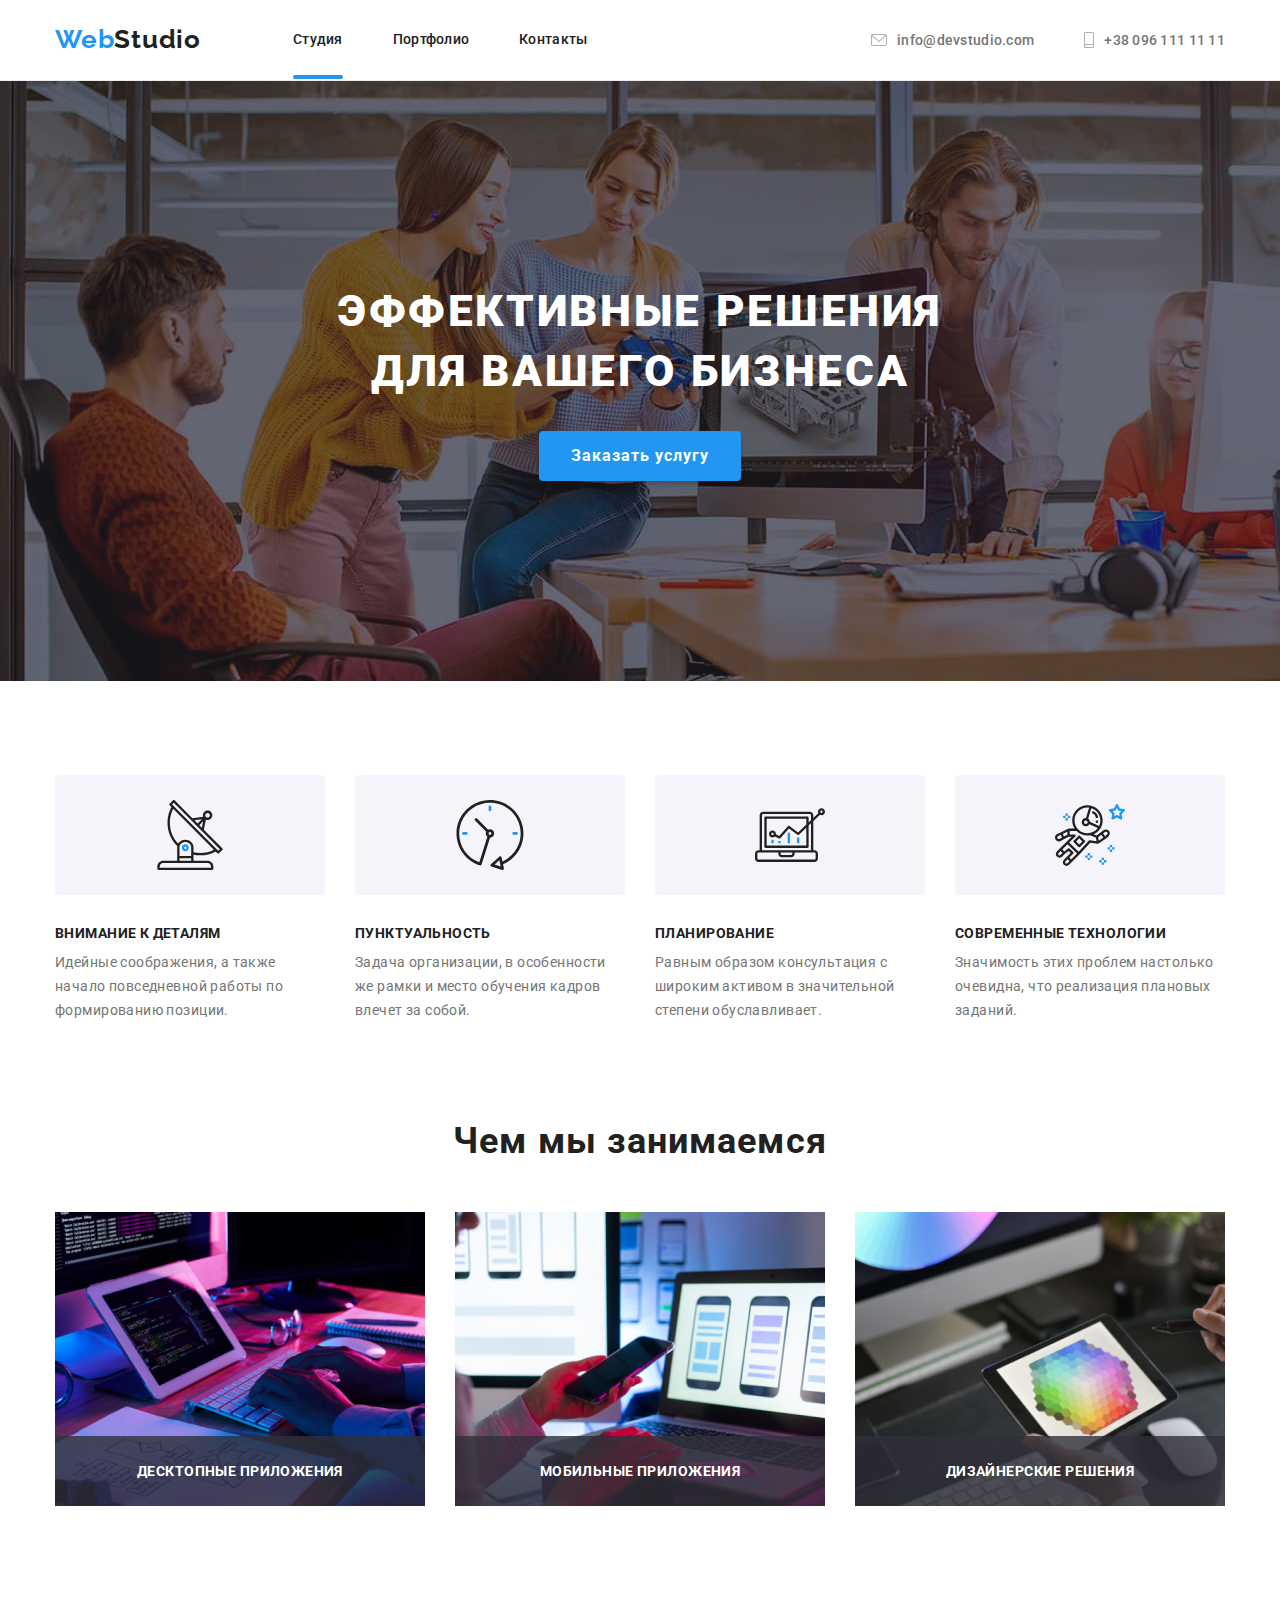
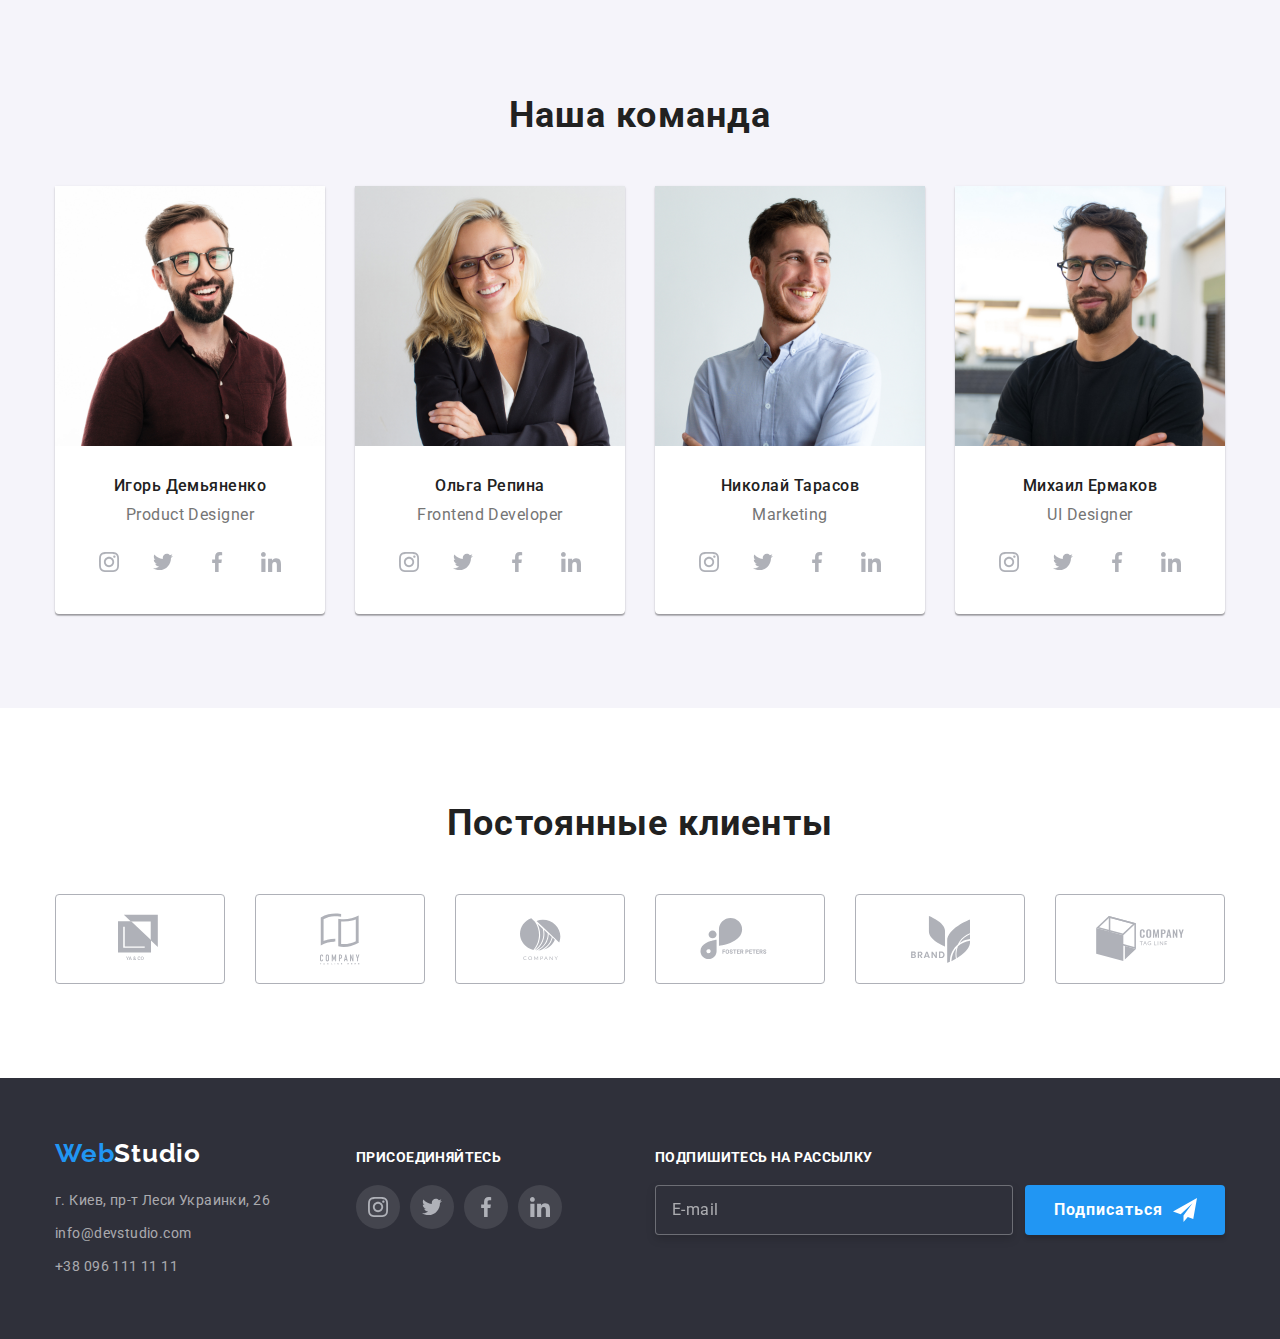
<file: index.html>
<!DOCTYPE html>
<html lang="ru">

<head>
    <meta charset="UTF-8">
    <meta name="viewport" content="width=device-width, initial-scale=1.0">
    <title>WebStudio</title>
    <link rel="stylesheet" href="./css/styles.css">
    <link rel="preconnect" href="https://fonts.gstatic.com">
    <link href="https://fonts.googleapis.com/css2?family=Raleway&family=Roboto:wght@400;500;700;900&display=swap"
        rel="stylesheet">
    <link rel="stylesheet"
        href="https://cdnjs.cloudflare.com/ajax/libs/modern-normalize/1.0.0/modern-normalize.min.css">
</head>

<body>

    <!-- HEADER -->

    <header class="header">

        <div class="container">

            <nav class="navigation">

                <a class="header_logo link " href="/" aria-label="логотип сайта"> <span
                        class="logo_part_color">Web</span>Studio </a>

                <ul class="navigation_menu">
                    <li class="navigation_menu_item list">
                        <a class="navigation_menu_item_link link position " href="/"> Студия </a>
                    </li>
                    <li class="navigation_menu_item list">
                        <a class="navigation_menu_item_link link" href="portfolio.html"> Портфолио </a>
                    </li>
                    <li class="navigation_menu_item list">
                        <a class="navigation_menu_item_link link" href="#"> Контакты </a>
                    </li>
                </ul>

            </nav>


            <address class="address">

                <ul class="address_menu">
                    <li class="address_menu_item list">
                        <a class="address_menu_item_link link" href="mailto:info@devstudio.com">info@devstudio.com
                            <svg class="address-svg envelope" width="16" height="12">
                                <use href="./sprite.svg#icon-envelope"></use>
                            </svg>
                        </a>
                    </li>
                    <li class="address_menu_item list">
                        <a class="address_menu_item_link link" href="tel:+380961111111">+38 096 111 11 11
                            <svg class="address-svg smartphone" width="10" height="16">
                                <use href="./sprite.svg#icon-smartphone"></use>
                            </svg>
                        </a>
                    </li>
                </ul>

            </address>
        </div>

    </header>



    <!-- MAIN -->

    <main class="main">

        <!-- hero section -->

        <section class="hero">

            <div class="container">

                <h1 class="hero_title">Эффективные решения <br> для вашего бизнеса</h1>
                <button class="hero-btn" type="button" data-modal-open> Заказать услугу</button>

            </div>

        </section>


        <!-- our advantages -->

        <section class="our_advantages">
            <h2 hidden> наши преимущества </h2>

            <div class="container">
                <ul class="advantages_list">
                    <li class="advantages_list_item list">
                        <div class="advantages-box">
                            <svg class="advantage-svg" width="70" height="70">
                                <use href="./sprite.svg#icon-antenna"></use>
                            </svg>
                        </div>
                        <h3 class="advantages_title">Внимание к деталям</h3>
                        <p class="advantages_text">Идейные соображения, а также начало повседневной работы по
                            формированию позиции.</p>
                    </li>
                    <li class="advantages_list_item list">
                        <div class="advantages-box">
                            <svg class="advantage-svg" width="70" height="70">
                                <use href="./sprite.svg#icon-clock"></use>
                            </svg>
                        </div>
                        <h3 class="advantages_title">Пунктуальность</h3>
                        <p class="advantages_text">Задача организации, в особенности же рамки и место обучения кадров
                            влечет за собой.</p>
                    </li>
                    <li class="advantages_list_item list">
                        <div class="advantages-box">
                            <svg class="advantage-svg" width="70" height="70">
                                <use href="./sprite.svg#icon-diagram"></use>
                            </svg>
                        </div>
                        <h3 class="advantages_title">Планирование</h3>
                        <p class="advantages_text">Равным образом консультация с широким активом в значительной степени
                            обуславливает.</p>
                    </li>
                    <li class="advantages_list_item list">
                        <div class="advantages-box">
                            <svg class="advantage-svg" width="70" height="70">
                                <use href="./sprite.svg#icon-astronaut"></use>
                            </svg>
                        </div>
                        <h3 class="advantages_title">Современные технологии</h3>
                        <p class="advantages_text">Значимость этих проблем настолько очевидна, что реализация плановых
                            заданий.</p>
                    </li>
                </ul>
            </div>

        </section>

        <!-- what we can do -->

        <section class="services">

            <div class="container">
                <h2 class="main_title">Чем мы занимаемся</h2>
                <ul class="services_list">
                    <li class="services_list_item list ">
                        <img class="services_list_item_img" src="./main/our-services/img-1.png" alt="вид-услуг-1"
                            width="370" height="294">
                        <div class="service-box">
                            <p class="service-box-text">Десктопные приложения</p>
                        </div>

                    </li>
                    <li class="services_list_item list ">
                        <img class="services_list_item_img" src="./main/our-services/img-2.png" alt="вид-услуг-2"
                            width="370" height="294">
                        <div class="service-box">
                            <p class="service-box-text">Мобильные приложения</p>
                        </div>

                    </li>
                    <li class="services_list_item list ">
                        <img class="services_list_item_img" src="./main/our-services/img-3.png" alt="вид-услуг-3"
                            width="370" height="294">
                        <div class="service-box">
                            <p class="service-box-text">Дизайнерские решения</p>
                        </div>

                    </li>
                </ul>

            </div>

        </section>

        <!-- our team -->


        <section class="our-team">

            <div class="container">
                <h2 class="main_title">Наша команда</h2>
                <ul class="our_team_list">
                    <li class="our_team_list_item list ">
                        <img class="our_team_list_img" src="./main/our-team/team-1.jpg" width="270" height="260"
                            alt="Игорь Демьяненко">
                        <h3 class="our_team_list_name">Игорь Демьяненко</h3>
                        <p class="our_team_list_name_specialty" lang="en">Product Designer</p>
                        <ul class="social_links_list">
                            <li>
                                <a href="#" class="social_links">
                                    <svg class="svg_links">
                                        <use href="./sprite.svg#icon-instagram"></use>
                                    </svg>
                                </a>
                            </li>
                            <li>
                                <a href="#" class="social_links">
                                    <svg class="svg_links">
                                        <use href="./sprite.svg#icon-vector"></use>
                                    </svg>
                                </a>
                            </li>
                            <li>
                                <a href="#" class="social_links">
                                    <svg class="svg_links">
                                        <use href="./sprite.svg#icon-facebook"></use>
                                    </svg>
                                </a>
                            </li>
                            <li>
                                <a href="#" class="social_links">
                                    <svg class="svg_links">
                                        <use href="./sprite.svg#icon-linkedin"></use>
                                    </svg>
                                </a>
                            </li>
                        </ul>
                    </li>
                    <li class="our_team_list_item list ">
                        <img class="our_team_list_img" src="./main/our-team/team-2.jpg" width="270" height="260"
                            alt="Ольга Репина">
                        <h3 class="our_team_list_name">Ольга Репина</h3>
                        <p class="our_team_list_name_specialty" lang="en">Frontend Developer</p>
                        <ul class="social_links_list">
                            <li>
                                <a href="#" class="social_links">
                                    <svg class="svg_links">
                                        <use href="./sprite.svg#icon-instagram"></use>
                                    </svg>
                                </a>
                            </li>
                            <li>
                                <a href="#" class="social_links">
                                    <svg class="svg_links">
                                        <use href="./sprite.svg#icon-vector"></use>
                                    </svg>
                                </a>
                            </li>
                            <li>
                                <a href="#" class="social_links">
                                    <svg class="svg_links">
                                        <use href="./sprite.svg#icon-facebook"></use>
                                    </svg>
                                </a>
                            </li>
                            <li>
                                <a href="#" class="social_links">
                                    <svg class="svg_links">
                                        <use href="./sprite.svg#icon-linkedin"></use>
                                    </svg>
                                </a>
                            </li>
                        </ul>
                    </li>
                    <li class="our_team_list_item list ">
                        <img class="our_team_list_img" src="./main/our-team/team-3.jpg" width="270" height="260"
                            alt="Николай Тарасов">
                        <h3 class="our_team_list_name">Николай Тарасов</h3>
                        <p class="our_team_list_name_specialty" lang="en">Marketing</p>
                        <ul class="social_links_list">
                            <li>
                                <a href="#" class="social_links">
                                    <svg class="svg_links">
                                        <use href="./sprite.svg#icon-instagram"></use>
                                    </svg>
                                </a>
                            </li>
                            <li>
                                <a href="#" class="social_links">
                                    <svg class="svg_links">
                                        <use href="./sprite.svg#icon-vector"></use>
                                    </svg>
                                </a>
                            </li>
                            <li>
                                <a href="#" class="social_links">
                                    <svg class="svg_links">
                                        <use href="./sprite.svg#icon-facebook"></use>
                                    </svg>
                                </a>
                            </li>
                            <li>
                                <a href="#" class="social_links">
                                    <svg class="svg_links">
                                        <use href="./sprite.svg#icon-linkedin"></use>
                                    </svg>
                                </a>
                            </li>
                        </ul>
                    </li>
                    <li class="our_team_list_item list ">
                        <img class="our_team_list_img" src="./main/our-team/team-4.jpg" width="270" height="260"
                            alt="Михаил Ермаков">
                        <h3 class="our_team_list_name">Михаил Ермаков</h3>
                        <p class="our_team_list_name_specialty" lang="en">UI Designer</p>
                        <ul class="social_links_list">
                            <li>
                                <a href="#" class="social_links">
                                    <svg class="svg_links">
                                        <use href="./sprite.svg#icon-instagram"></use>
                                    </svg>
                                </a>
                            </li>
                            <li>
                                <a href="#" class="social_links">
                                    <svg class="svg_links">
                                        <use href="./sprite.svg#icon-vector"></use>
                                    </svg>
                                </a>
                            </li>
                            <li>
                                <a href="#" class="social_links">
                                    <svg class="svg_links">
                                        <use href="./sprite.svg#icon-facebook"></use>
                                    </svg>
                                </a>
                            </li>
                            <li>
                                <a href="#" class="social_links">
                                    <svg class="svg_links">
                                        <use href="./sprite.svg#icon-linkedin"></use>
                                    </svg>
                                </a>
                            </li>
                        </ul>
                    </li>
                </ul>
            </div>

        </section>

    </main>

    <!--PERMANENT CLIENTS-->

    <section class="permanent-clients">


        <div class="container">

            <h2 class="main_title">Постоянные клиенты</h2>

            <ul class="permanent-clients-list">
                <li class="permanent-item">
                    <a href="#" class="permanent-link">
                        <svg class="permanent-svg" width="44" height="50">
                            <use class="ttt" href="./sprite.svg#icon-ya_co"></use>
                        </svg>
                    </a>
                </li>
                <li class="permanent-item">
                    <a href="#" class="permanent-link">
                        <svg class="permanent-svg" width="40" height="52">
                            <use href="./sprite.svg#icon-tagline_here"></use>
                        </svg>
                    </a>
                </li>
                <li class="permanent-item">
                    <a href="#" class="permanent-link">
                        <svg class="permanent-svg" width="41" height="42.6">
                            <use href="./sprite.svg#icon-company"></use>
                        </svg>
                    </a>
                </li>
                <li class="permanent-item">
                    <a href="#" class="permanent-link">
                        <svg class="permanent-svg" width="79.7" height="42">
                            <use href="./sprite.svg#icon-foster_peters"></use>
                        </svg>
                    </a>
                </li>
                <li class="permanent-item">
                    <a href="#" class="permanent-link">
                        <svg class="permanent-svg" width="59" height="47">
                            <use href="./sprite.svg#icon-brand"></use>
                        </svg>
                    </a>
                </li>
                <li class="permanent-item">
                    <a href="#" class="permanent-link">
                        <svg class="permanent-svg" width="88.5" height="45.5">
                            <use href="./sprite.svg#icon-company_tagline"></use>
                        </svg>
                    </a>
                </li>
            </ul>

        </div>

    </section>


    <!-- FOOTER -->

    <footer class="footer">

        <div class="container">

            <div class="footer-box">

                <div class="address_footer-box">
                    <a class="footer_logo link" href="/" aria-label="логотип сайта"> <span
                            class="logo_part_color">Web</span>Studio </a>

                    <address class="address_footer">
                        <ul class="address_footer_list">
                            <li class="address_footer_item list ">
                                <a class="address_footer_item_links link kiev "
                                    href="https://goo.gl/maps/v2qSvuy9ztsdWJL16" target="_blank">г. Киев, пр-т Леси
                                    Украинки, 26</a>
                            </li>
                            <li class="address_footer_item list ">
                                <a class="address_footer_item_links link "
                                    href="mailto:info@devstudio.com">info@devstudio.com</a>
                            </li>
                            <li class="address_footer_item list ">
                                <a class="address_footer_item_links link " href="tel:+380961111111">+38 096 111 11 11</a>
                            </li>
                        </ul>

                    </address>
                </div>

                <div class="slogan-section     first-slogan">
                    <h3 class="footer-slogan">присоединяйтесь</h3>

                    <ul class="social_links_list-footer">
                        <li class="ul-li-footer">
                            <a href="#" class="social_links-footer">
                                <svg class="svg_links-footer">
                                    <use href="./sprite.svg#icon-instagram"></use>
                                </svg>
                            </a>
                        </li>
                        <li class="ul-li-footer">
                            <a href="#" class="social_links-footer">
                                <svg class="svg_links-footer">
                                    <use href="./sprite.svg#icon-vector"></use>
                                </svg>
                            </a>
                        </li>
                        <li class="ul-li-footer">
                            <a href="#" class="social_links-footer">
                                <svg class="svg_links-footer">
                                    <use href="./sprite.svg#icon-facebook"></use>
                                </svg>
                            </a>
                        </li>
                        <li class="ul-li-footer">
                            <a href="#" class="social_links-footer">
                                <svg class="svg_links-footer">
                                    <use href="./sprite.svg#icon-linkedin"></use>
                                </svg>
                            </a>
                        </li>
                    </ul>
                    </li>

                </div>


                <div class="slogan-section     second-slogan">

                    <h3 class="footer-slogan">Подпишитесь на рассылку</h3>

                    <div class="prosto">

                        <form class="footer_form">

                            <input type="email" name="email" id="email" placeholder="E-mail">

                            <button type="submit" class="footer-btn">
                                Подписаться
                                <svg class="footer-svg" width="24" height="24">
                                    <use href="./sprite.svg#icon-telegram"></use>
                                </svg>
                            </button>

                        </form>

                    </div>

                </div>


            </div>


        </div>

    </footer>

    <div class="backdrop is-hidden" data-modal>

        <div class="window">

            <button type="button" class="close" data-modal-close>
                <svg class="icon-btn" width="18px" height="18px">
                    <use href="./sprite.svg#icon-close"></use>
                </svg>
            </button>

            <div class="prosto-modal">



                <form>

                    <p class="modal-discription">Оставьте свои данные, мы вам перезвоним</p>

                    <div class="form-place">
                        <input class="input-modal" type="name" name="name" id="user-name" placeholder=" ">
                        <label class="label-modal" for="user-name">Имя</label>
                        <span class="modal-form-name">
                            <svg class="modal-svg" width="18" height="18">
                                <use href="./sprite.svg#icon-modal-name"></use>
                            </svg>
                        </span>
                    </div>


                    <div class="form-place">
                        <input class="input-modal" type="tel" name="phone" id="phone" placeholder=" ">
                        <label class="label-modal" for="phone">Телефон</label>
                        <span class="modal-form-name">
                            <svg class="modal-svg" width="18" height="18">
                                <use href="./sprite.svg#icon-modal-telefon"></use>
                            </svg>
                        </span>

                        </span>
                    </div>

                    <div class="form-place">
                        <input class="input-modal" type="email" name="email" id="email" placeholder=" ">
                        <label class="label-modal" for="email">Почта</label>
                        <span class="modal-form-name">
                            <svg class="modal-svg" width="18" height="18">
                                <use href="./sprite.svg#icon-modal-email"></use>
                            </svg>
                        </span>


                    </div>

                    <div class="form-place">

                        <textarea class="textarea-modal" name="comment" id="comment"
                            placeholder="Введите текст"></textarea>
                        <label class="label-modal" for="comment">Комментарий</label>

                    </div>


                    <label class="accept-checkbox" for="checkbox">

                        <input class="btn-checkbox" type="checkbox" name="checkbox" id="checkbox">
                        <span class="icon"></span>
                        <span class="span-label">
                            Соглашаюсь с рассылкой и принимаю
                            <a class="link-deal" href="#">Условия договора</a>
                        </span>

                    </label>

                    <button class="submit-btn" type="submit">Отправить</button>

                </form>

            </div>

        </div>

    </div>

    <script src="./js/modal.js"></script>

</body>


</html>
</file>
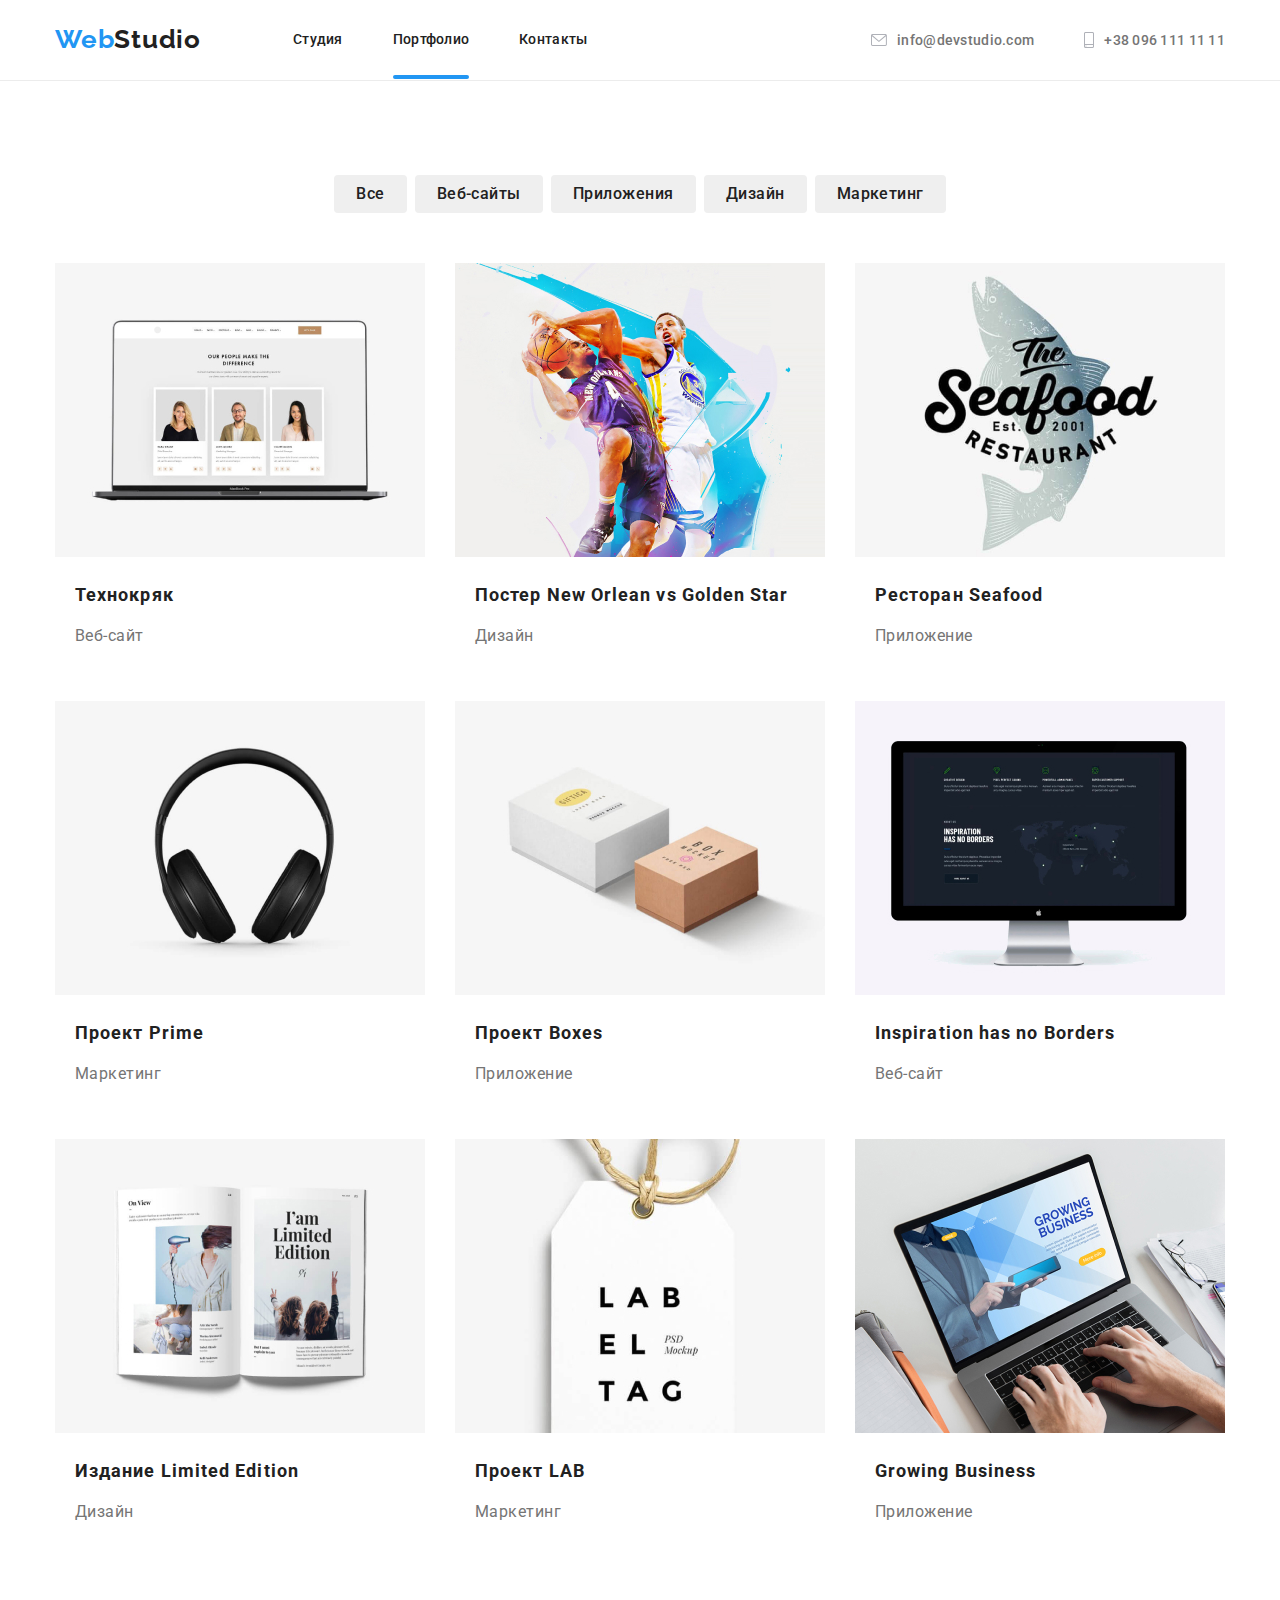
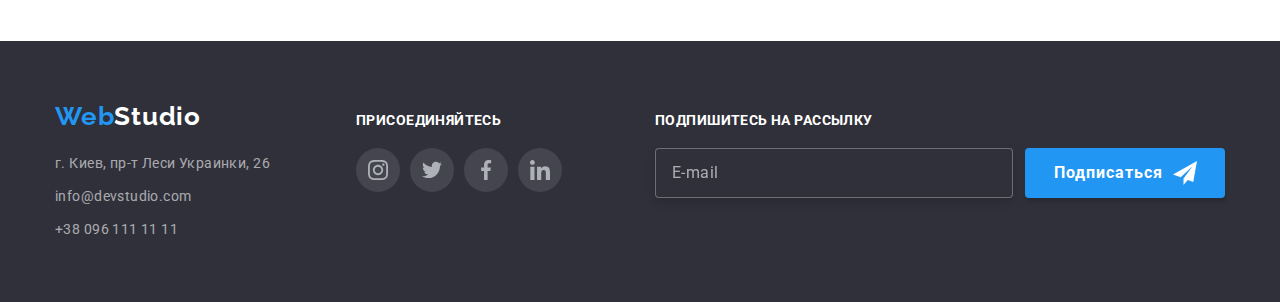
<file: portfolio.html>
<!DOCTYPE html>
<html lang="ru">
<head>
    <meta charset="UTF-8">
    <meta name="viewport" content="width=device-width, initial-scale=1.0">
    <title>Portfolio</title>
    <link rel="stylesheet" href="./css/styles.css">
    <link rel="preconnect" href="https://fonts.gstatic.com">
    <link href="https://fonts.googleapis.com/css2?family=Raleway&family=Roboto:wght@400;500;700;900&display=swap" rel="stylesheet">
    <link rel="stylesheet" href="https://cdnjs.cloudflare.com/ajax/libs/modern-normalize/1.0.0/modern-normalize.min.css">
</head>

<body>
    <!-- HEADER -->

<header class="header" >

 <div class="container" >
    <nav class="navigation" >
       
        <a class="header_logo link"  href="/" aria-label="логотип сайта" > <span class="logo_part_color" >Web</span>Studio </a>

<ul class="navigation_menu" >
    <li class="navigation_menu_item list " >
        <a class="navigation_menu_item_link link"  href="./index.html"> Студия </a>
    </li>
    <li class="navigation_menu_item list " >
        <a class="navigation_menu_item_link link position "  href="/"> Портфолио </a>
    </li>
    <li class="navigation_menu_item list " >
        <a class="navigation_menu_item_link link"  href="#"> Контакты </a>
    </li>
</ul>

</nav>


<address class="address" >

    <ul class="address_menu" >
        <li class="address_menu_item list" >
            <a class="address_menu_item_link link "  href="mailto:info@devstudio.com">info@devstudio.com
                <svg class="address-svg envelope" width="16" height="12" >
                    <use href="./sprite.svg#icon-envelope"></use>
                </svg>   
            </a>
        </li>
        <li class="address_menu_item list" >
            <a class="address_menu_item_link link "  href="tel:+380961111111">+38 096 111 11 11
                <svg class="address-svg smartphone" width="10" height="16" >
                    <use href="./sprite.svg#icon-smartphone"></use>
                </svg>
            </a>
        </li>
    </ul>
  
</address>

</div>
      
</header>

<!-- MAIN -->

<main>

<!-- SECTION-BTN -->

<section class="section-btn" >
   
    <div class="container" >
        <h2 hidden > button </h2>
        <ul class="btn_list" >
            <li class="btn_list_item list" >
                <button class="btn_text"  type="button">Все</button>
            </li>
            <li class="btn_list_item list" >
                <button class="btn_text"  type="button">Веб-сайты</button>
            </li>
            <li class="btn_list_item list" >
                <button class="btn_text"  type="button">Приложения</button>
            </li>
            <li class="btn_list_item list" >
                <button class="btn_text"  type="button">Дизайн</button>
            </li>
            <li class="btn_list_item list" >
                <button class="btn_text"  type="button">Маркетинг</button>
            </li>
        </ul>
    </div>

</section>

<!-- web-site_section -->

<section class="web-site_section" >
<h2 class="web-sites" hidden  >web-sites</h2>

<div class="container" >
    <ul class="web-sites_list" >
        <li class="web-sites_list_item list">
        
            <a class="web-sites_list_link"   href="#">
                <div class="web-sites-box">
                    <img class="web-sites_list_img" src="./web-sites_list_img/tecnocryack.jpg" 
                alt="Технокряк" width="370" height="294" >
                <p class="overlay">
                    Технокряк это современная площадка распространения
                    коронавируса. Компании используют эту платформу для
                    цифрового шпионажа и атак на защищённые сервера конкурентов
                </p>    
                </div> 
                <h3 class="web-sites_undertitle" >Технокряк</h3>
                <p class="web-sites_text" >Веб-сайт</p>
            </a>    

            </li>
            <li class="web-sites_list_item list">
                
            <a class="web-sites_list_link"   href="#">
                <div class="web-sites-box">
                    <img class="web-sites_list_img"  src="./web-sites_list_img/New-Orlean-vs-Golden-Star.jpg" 
                alt="Постер New Orlean vs Golden Star" width="370" height="294" >
                    <p class="overlay">
                         Технокряк это современная площадка распространения
                    коронавируса. Компании используют эту платформу для
                    цифрового шпионажа и атак на защищённые сервера конкурентов
                    </p>
                </div>
                <h3 class="web-sites_undertitle" >Постер New Orlean vs Golden Star</h3>
                <p class="web-sites_text" >Дизайн</p>
            </a>    
                
        </li>
        <li class="web-sites_list_item list">
            
            <a class="web-sites_list_link"   href="#">
                <div class="web-sites-box">
                    <img class="web-sites_list_img"  src="./web-sites_list_img/Seafood.jpg" 
                alt="Ресторан Seafood" width="370" height="294" >
                    <p class="overlay">
                         Технокряк это современная площадка распространения
                    коронавируса. Компании используют эту платформу для
                    цифрового шпионажа и атак на защищённые сервера конкурентов
                    </p>
                </div>
                <h3 class="web-sites_undertitle" >Ресторан Seafood</h3>
                <p class="web-sites_text" >Приложение</p>
            </a>    
               
        </li>
        <li class="web-sites_list_item list">
            
            <a class="web-sites_list_link"   href="#">
                <div class="web-sites-box">
                    <img class="web-sites_list_img"  src="./web-sites_list_img/Prime.jpg" 
                alt="Проект Prime" width="370" height="294" >
                    <p class="overlay">
                         Технокряк это современная площадка распространения
                    коронавируса. Компании используют эту платформу для
                    цифрового шпионажа и атак на защищённые сервера конкурентов
                    </p>
                </div>
                <h3 class="web-sites_undertitle" >Проект Prime</h3>
                <p class="web-sites_text" >Маркетинг</p>
            </a>    
              
        </li>
        <li class="web-sites_list_item list">
            
            <a class="web-sites_list_link"   href="#">
                <div class="web-sites-box">
                    <img class="web-sites_list_img"  src="./web-sites_list_img/Boxes.jpg" 
                alt="Проект Boxes" width="370" height="294" >
                    <p class="overlay">
                         Технокряк это современная площадка распространения
                    коронавируса. Компании используют эту платформу для
                    цифрового шпионажа и атак на защищённые сервера конкурентов
                    </p>
                </div>
                <h3 class="web-sites_undertitle" >Проект Boxes</h3>
                <p class="web-sites_text" >Приложение</p>
            </a>    
               
        </li>
        <li class="web-sites_list_item list">
            
            <a class="web-sites_list_link"   href="#">
                <div class="web-sites-box">
                    <img class="web-sites_list_img"  src="./web-sites_list_img/Inspiration-has-no-Borders.jpg" 
                    alt="Inspiration has no Borders" width="370" height="294" >
                    <p class="overlay">
                         Технокряк это современная площадка распространения
                    коронавируса. Компании используют эту платформу для
                    цифрового шпионажа и атак на защищённые сервера конкурентов
                    </p>
                </div>
                <h3 class="web-sites_undertitle" >Inspiration has no Borders</h3>
                <p class="web-sites_text" >Веб-сайт</p>
            </a>    
               
        </li>
        <li class="web-sites_list_item list">
            
            <a class="web-sites_list_link"   href="#">
                <div class="web-sites-box">
                    <img class="web-sites_list_img"  src="./web-sites_list_img/Limited-Edition.jpg" 
                alt="Издание Limited Edition" width="370" height="294" >
                    <p class="overlay">
                         Технокряк это современная площадка распространения
                    коронавируса. Компании используют эту платформу для
                    цифрового шпионажа и атак на защищённые сервера конкурентов
                    </p>
                </div>
                <h3 class="web-sites_undertitle" >Издание Limited Edition</h3>
                <p class="web-sites_text" >Дизайн</p>
            </a>    
               
        </li>
        <li class="web-sites_list_item list">
            
            <a class="web-sites_list_link"   href="#">
                <div class="web-sites-box">
                    <img class="web-sites_list_img"  src="./web-sites_list_img/LAB.jpg" 
                alt="Проект LAB" width="370" height="294" >
                    <p class="overlay">
                         Технокряк это современная площадка распространения
                    коронавируса. Компании используют эту платформу для
                    цифрового шпионажа и атак на защищённые сервера конкурентов
                    </p>
                </div>
                <h3 class="web-sites_undertitle" >Проект LAB</h3>
                <p class="web-sites_text" >Маркетинг</p>
            </a>    
               
        </li>
        <li class="web-sites_list_item list">
            
            <a class="web-sites_list_link"   href="#">
                <div class="web-sites-box">
                    <img class="web-sites_list_img"  src="./web-sites_list_img/Growing-Business.jpg" 
                alt="Growing Business" width="370" height="294" >
                    <p class="overlay">
                         Технокряк это современная площадка распространения
                    коронавируса. Компании используют эту платформу для
                    цифрового шпионажа и атак на защищённые сервера конкурентов
                    </p>
                </div>
                <h3 class="web-sites_undertitle" >Growing Business</h3>
                <p class="web-sites_text" >Приложение</p>
            </a>    
               
        </li>
    </ul>
    
</div>

</section>
</main>

<!-- FOOTER -->

<footer class="footer" >
 
    <div class="container" >
       
       <div class="footer-box">
   
   <div class="address_footer-box" >
       <a class="footer_logo link"  href="/" aria-label="логотип сайта" > <span class="logo_part_color" >Web</span>Studio </a>
           
       <address class="address_footer" >
           <ul class="address_footer_list" >
               <li class="address_footer_item list " >
                   <a class="address_footer_item_links link kiev"  href="https://goo.gl/maps/v2qSvuy9ztsdWJL16" target="_blank" >г. Киев, пр-т Леси Украинки, 26</a>
               </li>
               <li class="address_footer_item list " >
                   <a class="address_footer_item_links link"  href="mailto:info@devstudio.com">info@devstudio.com</a>
               </li>
               <li class="address_footer_item list " >
                   <a class="address_footer_item_links link"  href="tel:+380961111111">+38 096 111 11 11</a>
               </li>
           </ul>
   
       </address>
   </div>
   
   <div class="slogan-section     first-slogan">
       <h3 class="footer-slogan" >присоединяйтесь</h3>
       
       <ul class="social_links_list-footer" >
           <li class="ul-li-footer" > 
               <a href="#" class="social_links-footer">
           <svg class="svg_links-footer">  
               <use href="./sprite.svg#icon-instagram" ></use>
           </svg>
               </a> 
           </li>
           <li class="ul-li-footer" > 
               <a href="#" class="social_links-footer">
           <svg class="svg_links-footer">  
               <use href="./sprite.svg#icon-vector" ></use>
           </svg>
               </a> 
           </li>
           <li class="ul-li-footer" > 
               <a href="#" class="social_links-footer">
           <svg class="svg_links-footer">  
               <use href="./sprite.svg#icon-facebook" ></use>
           </svg>
               </a> 
           </li>
           <li class="ul-li-footer" > 
               <a href="#" class="social_links-footer">
           <svg class="svg_links-footer">  
               <use href="./sprite.svg#icon-linkedin" ></use>
           </svg>
               </a> 
           </li>
       </ul> 
   </li>
   
   </div>
   
   
   <div class="slogan-section     second-slogan">
   
   <h3 class="footer-slogan" >Подпишитесь на рассылку</h3>
   
   <div class="prosto">
   
   <form class="footer_form">
   
       <input type="email" name="email" id="email" placeholder="E-mail" >
   
       <button   type="submit" class="footer-btn" >
           Подписаться
           <svg class="footer-svg" width="24" height="24" >
               <use href="./sprite.svg#icon-telegram"></use>
           </svg>
       </button>
   
   </form>
   
   </div>
   
   </div>
   
   
   </div>
   
   
   </div>
   </footer>
   
</body>
</file>
<file: css/styles.css>
/*?===================*SECTION*===================*/

/*!=======  NULLIFICATION START =======*/

.link{
    text-decoration: none;  
    }
    
.list{
    list-style: none;
    }
    
    h1,h2,h3,h4,h5,h6{
    margin: 0;
    }
    
    p{
    margin: 0;
    }
    
    ul{
    margin: 0;
    padding: 0;
    }
    
    img{
    display: block;
    }

    input{
    padding: 0px;
    margin: 0px;
    }

    textarea {
    resize: none;
    }
        

/*!=======  NULLIFICATION END =======*/

/*?===================*SECTION*===================*/

/*!=======  COMPONENTS START =======*/

.container{
    width: 1200px;
    padding: 0 15px;
    margin: auto;

    /* outline: 2px solid; */
    }

/***************************************************/

/*^======= PAGE COLOR START =======*/

:root {

    --accent-color: #2196f3;
    --white-color: #FFFFFF;
    --black-color:#212121;
    --gray-color:#757575;
    
    --fon-color:#2F303A;
    --another-fon-color:#F5F4FA;
    --btn-color: #2196F3;
    --footer-adress-color:rgba(255, 255, 255, 0.6);
    --svg-state-color: #AFB1B8; 
    
    --animation-color: color 250ms cubic-bezier(0.4, 0, 0.2, 1);
    --animation-fill: fill 250ms cubic-bezier(0.4, 0, 0.2, 1);
    --animation-background: background 250ms cubic-bezier(0.4, 0, 0.2, 1);
    --animation-border: border 250ms cubic-bezier(0.4, 0, 0.2, 1);
    }

/*^======= PAGE COLOR END =======*/

/***************************************************/

/*^======= LOGO START =======*/

.header_logo{
    display: inline-block;
    width: 145px;
    height: 31px;
    font-family:'Raleway', sans-serif;
    font-style: normal;
    font-weight: 700;
    font-size: 26px;
    line-height: 1.192;
    letter-spacing: 0.03em;
    color: var(--black-color);
    
    margin-right: 93px;
    }
    
.footer_logo{
    font-family:'Raleway', sans-serif;
    font-style: normal;
    font-weight: 700;
    font-size: 26px;
    line-height: 1.192;
    letter-spacing: 0.03em;
    color:var(--white-color);
    
    display: inline-block;
    margin-bottom: 20px;
    } 
    
.logo_part_color {
    color: var(--accent-color);
    }
    
/*^======= LOGO END =======*/

/***************************************************/

/*^======= HEADER START=======*/

.header{
    border-bottom: 1px solid #ECECEC;
    }
    
.header .container{
    display: flex;
    align-items: center;
    padding-top: 24px;
    padding-bottom: 25px;
    background: var(--white-color);
    }
    
/***************************************************/

/*^======= NAVIGATION START =======*/

.navigation{
    display: flex;
    align-items: center;
    }
    
.navigation_menu{
    display: flex;
    }
       
.navigation_menu_item_link {
    font-family: 'Roboto', sans-serif;
    font-style: normal;
    font-weight: 500;
    font-size: 14px;
    line-height: 1.143;
    letter-spacing: 0.02em;
    color: var(--black-color);
    }
      
.navigation_menu_item:not(:last-child){
    margin-right: 50px;
    }
       
.position{
    position: relative;
    padding-bottom: 32px;
    }
    
.position::after{
    position: absolute;
    display: inline-block;
    content: '';
    bottom: 0px;
    right: 0px;
    width: 100%;
    height: 4px;
    border-radius: 2px;
    background: var(--accent-color);
    }
    
.navigation_menu_item_link{
    transition: var(--animation-color);
    }
    
.navigation_menu_item_link:hover,
.navigation_menu_item_link:focus,
.address_menu_item_link:hover,
.address_menu_item_link:focus{
    color: var(--accent-color);
    }

/*^======= NAVIGATION END =======*/

/***************************************************/    

/*^=======  ADDRESS START =======*/
    
.address_menu_item_link{
    fill:var(--svg-state-color);
    transition: var(--animation-color);
    padding-top: 1px;
    padding-bottom: 1px;
    }
    
.address_menu_item_link:hover,
.address_menu_item_link:focus{
    color: var(--accent-color);
    }
    
.address_menu_item_link:hover .address-svg, 
.address_menu_item_link:focus .address-svg{
    fill: var(--accent-color);
    }
    
.address_menu_item_link{
    font-family:'Roboto', sans-serif;
    font-style: normal;
    font-weight: 500;
    font-size: 14px;
    line-height: 1.143;
    letter-spacing: 0.02em;
    color: var(--gray-color);
    display: flex;
    align-items: center;
    flex-direction: row-reverse;
    fill: var(--svg-state-color);
    }
    
.address-svg{
    margin-right: 10px;
    transition:var(--animation-fill);
    }
    
.address {
    margin-left: auto;
    }
    
.address_menu_item:not(:last-child){
    margin-right: 50px;
    }
    
.address_menu{
    display: flex;
    align-items: center;
    }
    
/*^=======  ADDRESS END =======*/

/*^======= HEADER END =======*/

/***************************************************/

/*^======= FOOTER START =======*/

.footer {
    background-color: var(--fon-color) ;
    padding-top: 60px;
    padding-bottom: 60px;
    }
    
.address_footer-box{
    margin-right: 70px;

    min-width: 231px;
    /* outline: 2px solid red; */
    }
      
/* .slogan-section {
    outline: 2px solid red;
} */


.footer-box{
    display: flex ;
    align-items: baseline;
    }
    
.address_footer_item:not(:last-child){
    margin-bottom: 9px;
    }
      
.address_footer_list{
    display: inline-block;
    }
    
.kiev{
    font-family:'Roboto', sans-serif;
    font-style: normal;
    font-weight:  400;
    font-size: 14px;
    line-height: 1.714;
    letter-spacing: 0.03em;
    color: var(--white-color);
    }
    
.address_footer_item_links{
    font-family:'Roboto', sans-serif;
    font-style: normal;
    font-weight:  400;
    font-size: 14px;
    line-height: 1.714;
    letter-spacing: 0.03em;
    color: var(--footer-adress-color);
    }
    
.footer-slogan{
    font-family:'Roboto', sans-serif;
    font-style: normal;
    font-weight: 700;
    font-size: 14px;
    line-height: 1.142;
    letter-spacing: 0.03em;
    text-transform: uppercase;
    color: var(--white-color);
    display: block;
      
    margin-bottom: 20px;
    }
      
.social_links_list-footer{
    display: flex;
    justify-content: center;
    list-style: none;
    }
        
.social_links-footer{
    display: flex;
    justify-content:center ;
    align-items: center;
          
    width: 44px;
    height: 44px;
    border-radius: 50%;
    background-color: rgba(255, 255, 255, 0.1);
    transition:var(--animation-background);
    }
      
.ul-li-footer:not(:last-child){
    margin-right: 10px; 
    }
      
.svg_links-footer{
    fill:var(--svg-state-color);
    justify-content: center;
    width: 20px; 
    height: 20px; 
    transition: var(--animation-fill);
    }


.address_footer_item_links{
    transition: var(--animation-color);
    }
    

.address_footer_item .address_footer_item_links:hover ,
 .address_footer_item .address_footer_item_links:focus{
    color: var(--accent-color);
 } 


.social_links-footer:hover ,
.social_links-footer:focus {
    background-color:var(--accent-color);
    }
        
.social_links-footer:hover .svg_links-footer,
.social_links-footer:focus .svg_links-footer{
    fill:var(--white-color);
    }

/***************************************************/


.prosto input {
  width: 358px;
  height: 50px;

  border: 1px solid rgba(255, 255, 255, 0.3);
  border-radius: 4px;
  filter: drop-shadow(0px 4px 4px rgba(0, 0, 0, 0.15));
  background-color: var(--fon-color);

  padding-top: 15px;
  padding-bottom: 15px;
  padding-left: 16px;
}

.prosto input::placeholder{
  font-family:'Roboto', sans-serif;
  font-style: normal;
  font-weight: 400;
  font-size: 16px;
  line-height: 1.25;
  letter-spacing: 0.03em;
  color: var(--footer-adress-color);
}

.first-slogan{
margin-right: 93px;
}
    
.footer_form{
display: flex ;
align-items: center;
}

.footer-svg{
  margin-left: 10px;
  fill: var(--white-color);
}

.footer-btn{
  font-family:'Roboto', sans-serif;
  font-style: normal;
  font-weight: 700;
  font-size: 16px;
  line-height: 1.875;
  letter-spacing: 0.06em;
  cursor: pointer;

  display: flex;
  align-items: center;
  min-width: 200px;
  padding-top: 10px;
  padding-bottom: 10px;
  padding-left: 29px;
  margin-left: 12px;

  color:var(--white-color);
  border: none; 
  background: var(--btn-color);
  box-shadow: 0px 4px 4px rgba(0, 0, 0, 0.15);
  border-radius: 4px; 
}

/*^======= FOOTER END =======*/
    
/***************************************************/  

/*^======= MODAL START =======*/
    
.backdrop{
    position: fixed;
    left: 0; 
    top: 0;
    width: 100%;
    height: 100%;
    background-color: rgba(0, 0, 0, 0.2);
    transition: all 300ms linear;
    }
    
.backdrop.is-hidden {
    transition: all 300ms linear 300ms;
    }
    
.backdrop.is-hidden .window {
    transform: translate(-50%, -50%) scale(0);
    transition: transform 300ms cubic-bezier(.19,1.53,.67,.07) 0ms;
    }
    
.window{
    position: absolute;
    top: 50%;
    left: 50%;
    transform: translate(-50%, -50%) scale(1);
    width: 528px;
    min-height: 581px;
    background-color: var(--white-color);
    box-shadow: 0px 1px 3px rgba(0, 0, 0, 0.12), 0px 1px 1px rgba(0, 0, 0, 0.14), 0px 2px 1px rgba(0, 0, 0, 0.2);
    border-radius: 4px;
    transition: transform 300ms cubic-bezier(.19,1.53,.67,.07) 300ms;
    }
    
    
.is-hidden{
    opacity: 0;
    visibility: hidden;
    pointer-events: none;
    }
/***************************************************/
/*^======= MODAL CONTENT START =======*/

.close{
    width: 30px;
    height: 30px; 
    position: absolute;
    top: 8px;
    right: 8px;
    background-color: var(--white-color);
    border: 1px solid rgba(0, 0, 0, 0.1);
    border-radius: 50%;
    cursor: pointer;
    display: flex;
    align-items: center;
    justify-content: center;
    }

.close:focus .icon-btn,
.close:hover .icon-btn{
    fill: var(--accent-color);
}

    .modal-discription{
    font-family: 'Roboto', sans-serif;
    font-style: normal;
    font-weight: 700;
    font-size: 20px;
    line-height: 1.15;
    text-align: center;
    letter-spacing: 0.03em;   
    color:var(--black-color);
    margin-bottom: 30px;
    }
    
    .prosto-modal form{
    width: 528px;
    margin-left: auto;
    margin-right: auto;
    margin-top: 20px;
    
    padding-left: 40px;
    padding-right: 40px;
    padding-top: 40px;
    padding-bottom: 40px;
    }
    
    .form-place{
    width: 448px;
    display: flex;
    flex-direction: column;
    position: relative;
    margin-bottom: 28px;
    }
    
    
    .modal-svg{
    position: absolute;
    top: 50%;
    left: 15px;
    transform: translateY(-50%);
    }
      
    .prosto-modal input{
    padding-left: 42px;
    }
    
    ::placeholder{
    font-family:'Roboto', sans-serif;
    font-style: normal;
    font-weight: 400;
    font-size: 14px;
    line-height: 1.142;
    letter-spacing: 0.01em;
    color: rgba(117, 117, 117, 0.5);
    }
    
    .prosto-modal textarea{
    padding-top: 12px;
    padding-left: 16px;
    }
    
    .label-modal{
    font-family:'Roboto', sans-serif;
    font-style: normal;
    font-weight: 400;
    font-size: 12px;
    line-height: 1.166;
    letter-spacing: 0.01em; 
    color: var(--gray-color);

    
    position: absolute;
    top: -18px;
    left: 0;
    }
    
.input-modal:focus{
outline: none;
border-color: var(--accent-color);
}

.input-modal:focus ~ .modal-form-name{
fill: var(--accent-color);
}

.textarea-modal:focus{
outline: none;
border-color: var(--accent-color);
}

.input-modal , .textarea-modal {
border: 1px solid rgba(33, 33, 33, 0.2);
border-radius: 4px;
height: 40px;
transition: all 250ms cubic-bezier(0.4, 0, 0.2, 1);
}
    
.modal-form-name{
transition: all 250ms cubic-bezier(0.4, 0, 0.2, 1);
}

.textarea-modal{
width: 448px;
height: 120px;  
}
    
.span-label{
font-family:'Roboto', sans-serif;
font-style: normal;
font-weight: 400;
font-size: 14px;
line-height: 1.714;
letter-spacing: 0.03em; 
color: var(--gray-color);
}

.link-deal{
color: var(--accent-color);
}
    
.btn-checkbox{
position: absolute;
width: 1px;
height: 1px;   
margin: -1px;
border: 0;
padding: 0;
clip: rect(0 0 0 0);
overflow: hidden;
}
    
.icon {
content: "";
display: inline-block;
width: 16px;
height: 15px;
    
border: 2px solid black;
border-radius: 2px;
margin-right: 8.5px;
}
    
.btn-checkbox:checked + .icon{
background-image: url(../icon\ check.svg);
background-size: contain;
background-origin: border-box;
border-color: var(--accent-color);
}
      
.accept-checkbox{
display: flex;
align-items: center;
justify-content: center;
}
    
.submit-btn {
font-family:'Roboto', sans-serif;
font-style: normal;
font-weight: 700;
font-size: 16px;
line-height: 1.875;
display: flex;
margin: auto;
letter-spacing: 0.06em;
cursor: pointer;
padding-top: 10px;
padding-bottom: 10px;
padding-left: 56px;
padding-right: 56px;
color:var(--white-color);
         
min-width: 200px;
border: none; 
background: var(--btn-color);
box-shadow: 0px 4px 4px rgba(0, 0, 0, 0.15);
border-radius: 4px; 
        
margin-top: 30px;
} 
       
/*^======= MODAL CONTENT END =======*/
/***************************************************/
/*^======= MODAL END =======*/

/*!======= COMPONENTS END ======= */

/*?===================*SECTION*===================*/

/*!======= STUDIO MAIN START ======= */

/*^=======  HERO START =======*/

.hero {
    max-height: 600px ;
    padding-top: 200px;
    padding-bottom: 200px;
    background-color: var(--fon-color) ;
    display: flex;
    justify-content: center;
    background-image:linear-gradient(to right, 
      rgba(47, 48, 58, 0.4), 
      rgba(47, 48, 58, 0.4)
    ),
     url(../fon-img/fon-img.jpg);
     background-repeat: no-repeat;
     background-size: cover;
    }
    
.hero_title {
    font-family:'Roboto', sans-serif;
    font-style: normal;
    font-weight: 900;
    font-size: 44px;
    line-height: 1.364;  
    text-align: center;
    letter-spacing: 0.06em;
    text-transform: uppercase;
    color: var(--white-color);
    
    display: block;
    margin: auto;
    margin-bottom: 30px;
    max-width: 696px; 
    }
    
.hero-btn {
    font-family:'Roboto', sans-serif;
    font-style: normal;
    font-weight: 700;
    font-size: 16px;
    line-height: 1.875;
    display: flex;
    margin: auto;
    letter-spacing: 0.06em;
    cursor: pointer;
    padding: 10px 32px;
    color:var(--white-color);
     
    min-width: 200px;
    border: none; 
    background: var(--btn-color);
    box-shadow: 0px 4px 4px rgba(0, 0, 0, 0.15);
    border-radius: 4px;  
    } 
   
/*^=======  HERO END =======*/

/***************************************************/

/*^======= ADVANTEGES START ======= */

.our_advantages {
    padding-top: 94px;
    padding-bottom: 94px;
    }
      
.advantages-box{
    display: flex;
    align-items: center;
    justify-content: center;
    width: 270px;
    height: 120px;
    background-color:var(--another-fon-color);
    border-radius: 4px;
    margin-bottom: 30px; 
    }
        
.advantages_list_item:not(:last-child){
    margin-right: 30px;
    }
    
.advantages_list {
    display: flex;
    }
    
.advantages_title{
    font-family: 'Roboto', sans-serif;
    font-style: normal;
    font-weight: 700;
    font-size: 14px;
    line-height: 1.143;
    letter-spacing: 0.03em;
    text-transform: uppercase;
    color:var(--black-color);
    
    max-width: 270px;
    min-height: 16px;
    }
    
.advantages_text{
    font-family:'Roboto', sans-serif;
    font-style: normal;
    font-weight:  400;
    font-size: 14px;
    line-height: 1.714;
    letter-spacing: 0.03em;
    color: var(--gray-color);

    margin-top: 10px;
    max-width: 270px;
    min-height: 75px;
    }
    
/*^======= ADVANTEGES END =======  */
    
/***************************************************/

/*^=======  SERVICES  START =======*/

.services {
    padding-bottom: 94px;
    }
    
.services_list{
    display: flex;
    }
    
.services_list_item:not(:last-child) {
    margin-right: 30px;
    }
    
.services_list_item{
    position: relative;
    }
    
.service-box{
    position: absolute;
    bottom: 0;
    }
      
.service-box-text{
    font-family:'Roboto', sans-serif;
    font-style: normal;
    font-weight:  700;
    font-size: 14px;
    line-height: 1.172;
    letter-spacing: 0.03em;
    text-transform:uppercase;
     
    display: flex;
    justify-content: center;
    align-items: center;
    width: 370px;
    height: 70px;
    color: var(--white-color);
    background-color: rgba(47, 48, 58, 0.8);
    }
      
/*^=======  SERVICES  END =======*/

/***************************************************/
    
/*^=======  OUR TEAM START =======*/
    
.main_title{
    font-family:'Roboto', sans-serif;
    font-style: normal;
    font-weight: 700;
    font-size: 36px;
    line-height: 1.167;
    text-align: center;
    letter-spacing: 0.03em;
    color: var(--black-color);
    margin-bottom: 50px;
    }
    
.our-team {
    min-height: 648px;
    background-color: var(--another-fon-color);
    padding-bottom: 94px;
    padding-top: 94px;
    }
    
.our_team_list{
    display: flex;
    }
    
.our_team_list_item {
    margin-right: 30px;
    max-width: 270px;
    background: var(--white-color);
    box-shadow: 0px 1px 3px rgba(0, 0, 0, 0.12), 0px 1px 1px rgba(0, 0, 0, 0.14), 0px 2px 1px rgba(0, 0, 0, 0.2);
    border-radius: 0px 0px 4px 4px; 
    }
    
.our_team_list_img{
    margin-bottom: 30px;
    }
    
.social_links{
    display: flex;
    justify-content:center ;
    align-items: center;
    
    width: 44px;
    height: 44px;
    border-radius: 50%;
    transition:var(--animation-background);
    }
    
.social_links_list{
    display: flex;
    justify-content: space-between;
    list-style: none;
    margin-right: 32px;
    margin-left: 32px;
    }
    
.svg_links{
    fill:var(--svg-state-color);
    justify-content: center;
    width: 20px; 
    height: 20px; 
    transition:var(--animation-fill);
    }
    
.social_links_list:first-child{
    margin-left: 32px;
    }

.social_links:hover ,
.social_links:focus {
    background-color: var(--accent-color);
    }
    
.social_links:hover .svg_links,
.social_links:focus .svg_links{
    fill:var(--white-color);
    }
     
.our_team_list_name{
    font-family:'Roboto', sans-serif;
    font-style: normal;
    font-weight: 500;
    font-size: 16px;
    line-height: 1.188;
    margin-bottom: 10px;
    text-align: center;
    letter-spacing: 0.03em;
    color: var(--black-color)
    }
    
.social_links_list{
    padding-bottom: 30px;
    }
    
.our_team_list_name_specialty{
    font-family:'Roboto', sans-serif;
    font-style: normal;
    font-weight:  400;
    font-size: 16px;
    line-height: 1.188;
    margin-bottom: 16px;
    text-align: center;
    letter-spacing: 0.03em;
    color: var(--gray-color);
    }
    
/*^======= OUR TEAM END =======*/

/***************************************************/
    
/*^======= PERMANENT_CLIENTS-START =======*/
    
.permanent-clients{
    padding-bottom: 94px;
    padding-top: 94px;
    }
    
.permanent-clients-list{
    list-style: none;
    display: flex;
    justify-content: center;
    }
    
.permanent-item{
    width: 170px;
    height: 90px; 
    }
    
.permanent-item:not(:last-child){
    margin-right: 30px; 
    }
    
.permanent-link{
    display: block;
    width: 170px;
    height: 90px;
    display: flex;
    justify-content: center;
    align-items: center;
    border: 1px solid #AFB1B8;
    border-radius: 4px;
    
    fill:var(--svg-state-color);
    transition: var(--animation-color);
    transition: border 250ms cubic-bezier(0.4, 0, 0.2, 1) ;
    }
    
.permanent-svg{
    transition:var(--animation-fill);
    }
    
.permanent-link:hover,
.permanent-link:focus{
    border: 1px solid var(--accent-color);
    }
    
.permanent-link:hover .permanent-svg,
.permanent-link:focus .permanent-svg {
    fill: var(--accent-color);
    }
    
/*^======= PERMANENT_CLIENTS-END =======*/  

/*!======= STUDIO MAIN END ======= */

/*?===================*SECTION*===================*/

/*!======= PORTFOLIO MAIN START ======= */

/*^======= SECTION BUTTON START =======*/ 

.section-btn{
    padding-top: 94px;
    padding-bottom: 50px;
    }
        
.btn_list{
    display: flex;
    justify-content:center;
    }  
    
.btn_list_item{
    align-items: center;
    text-align: center; 
    }  
    
.btn_list_item:not(:last-child){
    margin-right: 8px;
    }
        
.btn_text {
    font-family: 'Roboto', sans-serif;
    font-style: normal;
    font-weight: 500;
    font-size: 16px;
    line-height: 1.625;
    text-align: center;
    letter-spacing: 0.03em;
    color:var(--black-color);
    border: none;
    border-radius: 4px;
    padding: 6px 22px;
    transition: all 250ms cubic-bezier(0.4, 0, 0.2, 1);
    /* transition: cursor 250ms cubic-bezier(0.4, 0, 0.2, 1);
    transition: color 250ms cubic-bezier(0.4, 0, 0.2, 1);
    transition: background-color 250ms cubic-bezier(0.4, 0, 0.2, 1);
    transition: box-shadow 250ms cubic-bezier(0.4, 0, 0.2, 1); */
    }
    
.btn_text:hover,
.btn_text:focus{ 
    cursor: pointer;
    color: var(--white-color);
    background-color: var(--accent-color);
    box-shadow: 0px 3px 1px rgba(0, 0, 0, 0.1),
    0px 1px 2px rgba(0, 0, 0, 0.08), 0px 2px 2px 
    rgba(0, 0, 0, 0.12);
    }
    
/*^======= SECTION BUTTON END =======*/

/***************************************************/

/*^======= WEB-SITE_SECTION START =======*/

.web-site_section .container{
    padding-bottom: 94px;
    }
    
.web-sites_list {
    display: flex;
    flex-wrap: wrap;
    justify-content: space-between;
    }
    
.web-sites_list_item:nth-child(-n + 6) {
    margin-bottom: 30px;
    }
    
.web-sites_list_item { 
    min-width: 370px;
    background: var(--white-color);
    border: 1px solid var(--li-border-color);
    justify-content: center;
    }
    
.web-sites_list_link{
    text-decoration: none;
    display: block;
    }
    
.web-sites_list_link:hover,
.web-sites_list_link:focus{
    box-shadow: 0px 1px 1px rgba(0, 0, 0, 0.12), 0px 4px 4px rgba(0, 0, 0, 0.06),
    1px 4px 6px rgba(0, 0, 0, 0.16);
    }
    
.web-sites_undertitle {
    font-family: 'Roboto', sans-serif;
    font-style: normal;
    font-weight: 700;
    font-size: 18px;
    line-height: 2;
    letter-spacing: 0.06em;
    color: var(--black-color);

    margin: auto;
    margin-bottom: 4px;
    padding-top: 20px;
    padding-left: 20px;
    padding-bottom: 4px;
    }
        
.web-sites_text {
    font-family: 'Roboto', sans-serif;
    font-style: normal;
    font-weight: 400;
    font-size: 16px;
    line-height: 1.875;
    letter-spacing: 0.03em;
    color: var(--gray-color);

    padding-left: 20px;
    padding-bottom: 20px;
    }
    
.web-sites-box{
    position: relative;
    overflow: hidden;
    }
    
.overlay{
    font-family: 'Roboto', sans-serif;
    font-style: normal;
    font-weight: 400;
    font-size: 18px;
    line-height: 1.75;
    letter-spacing: 0.03em;
    
    position: absolute;
    padding-top: 63px;
    padding-bottom: 63px;
    padding-right: 24px;
    padding-left: 24px;
    color: var(--white-color);
    background-color:var(--accent-color);
    
    bottom: 0;
    left: 0;
    width: 100%;
    height: 100%;
    transition: transform 250ms cubic-bezier(0.4, 0, 0.2, 1);
    transform: translateY(100%);
    }
    
.web-sites_list_link:hover .overlay,
.web-sites_list_link:focus .overlay{
    transform: translateY(0);
    }
    
/*^======= WEB-SITE_SECTION END =======*/
      
/*!======= PORTFOLIO MAIN END ======= */

/*?===================*SECTION*===================*/
</file>
